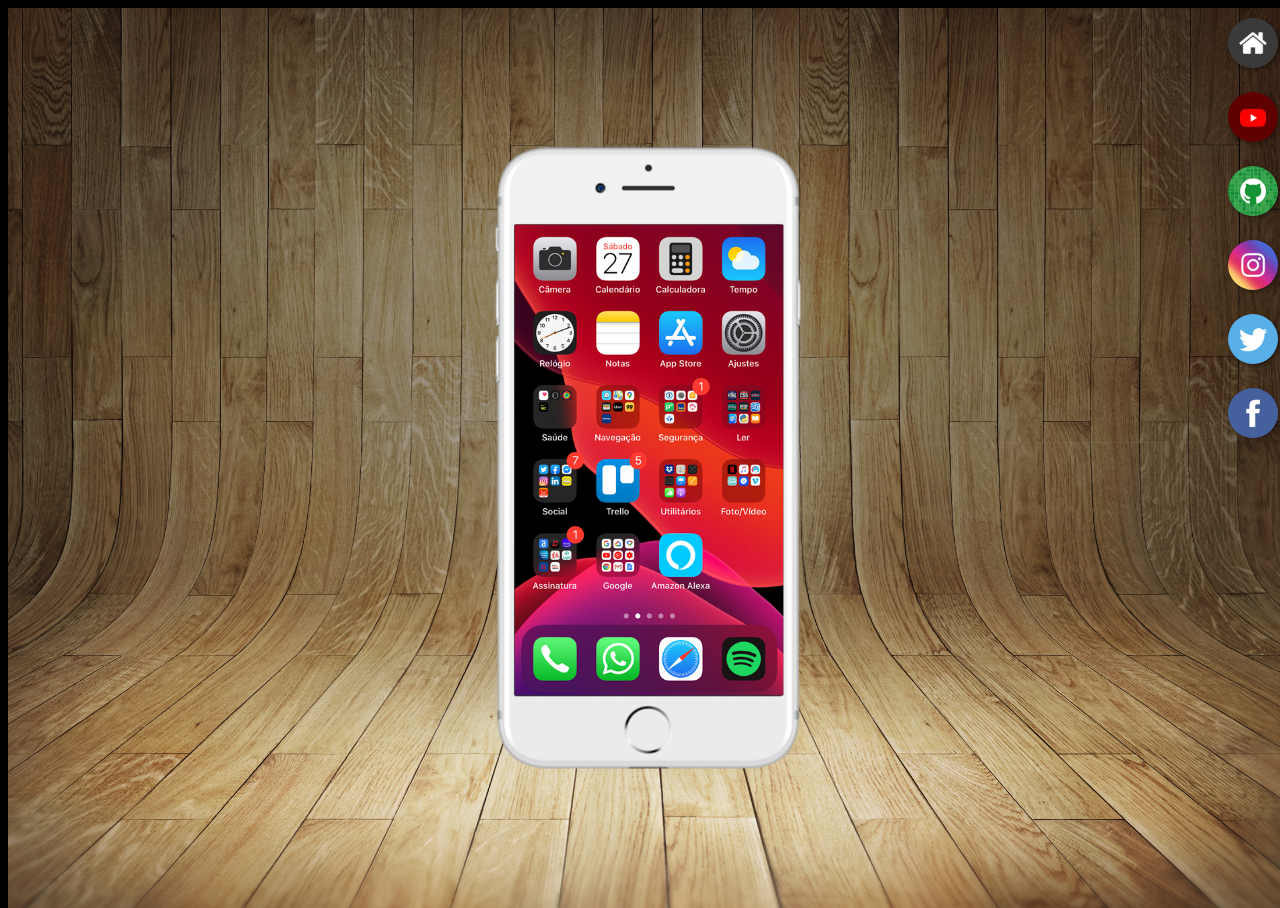
<file: index.html>
<!DOCTYPE html>
<html lang="PT-BR">
<head>
    <meta charset="UTF-8">
    <link rel="shortcut icon" href="favicon.ico" type="image/x-icon">
    <meta name="viewport" content="width=device-width, initial-scale=1.0">
    <link rel="stylesheet" href="style.css">
    <title>Projeto Redes sociais</title>
</head>
<body>
    <main>
        <section id="telefone">
            <Iframe src="home.html" name="tela" id="tela" frameborder="0">
                Seu navegador não é compativel com isso.
            </Iframe>
        </section>

        <section id="redes-sociais">
            <a href="home.html" target="tela"><img src="imagens/logo-home.jpg" alt=""></a><br>
            <a href="youtube.html" target="tela"><img src="imagens/logo-youtube.jpg" alt=""></a><br>
            <a href="github.html" target="tela"><img src="imagens/logo-github.jpg" alt=""></a><br>
            <a href="insta.html" target="tela"><img src="imagens/logo-instagram.jpg" alt=""></a><br>
            <a href="" target="tela"><img src="imagens/logo-twitter.jpg" alt=""></a><br>
            <a href="" target="tela"><img src="imagens/logo-facebook.jpg" alt=""></a><br>
        </section>
    </main>
    
</body>
</html>
</file>
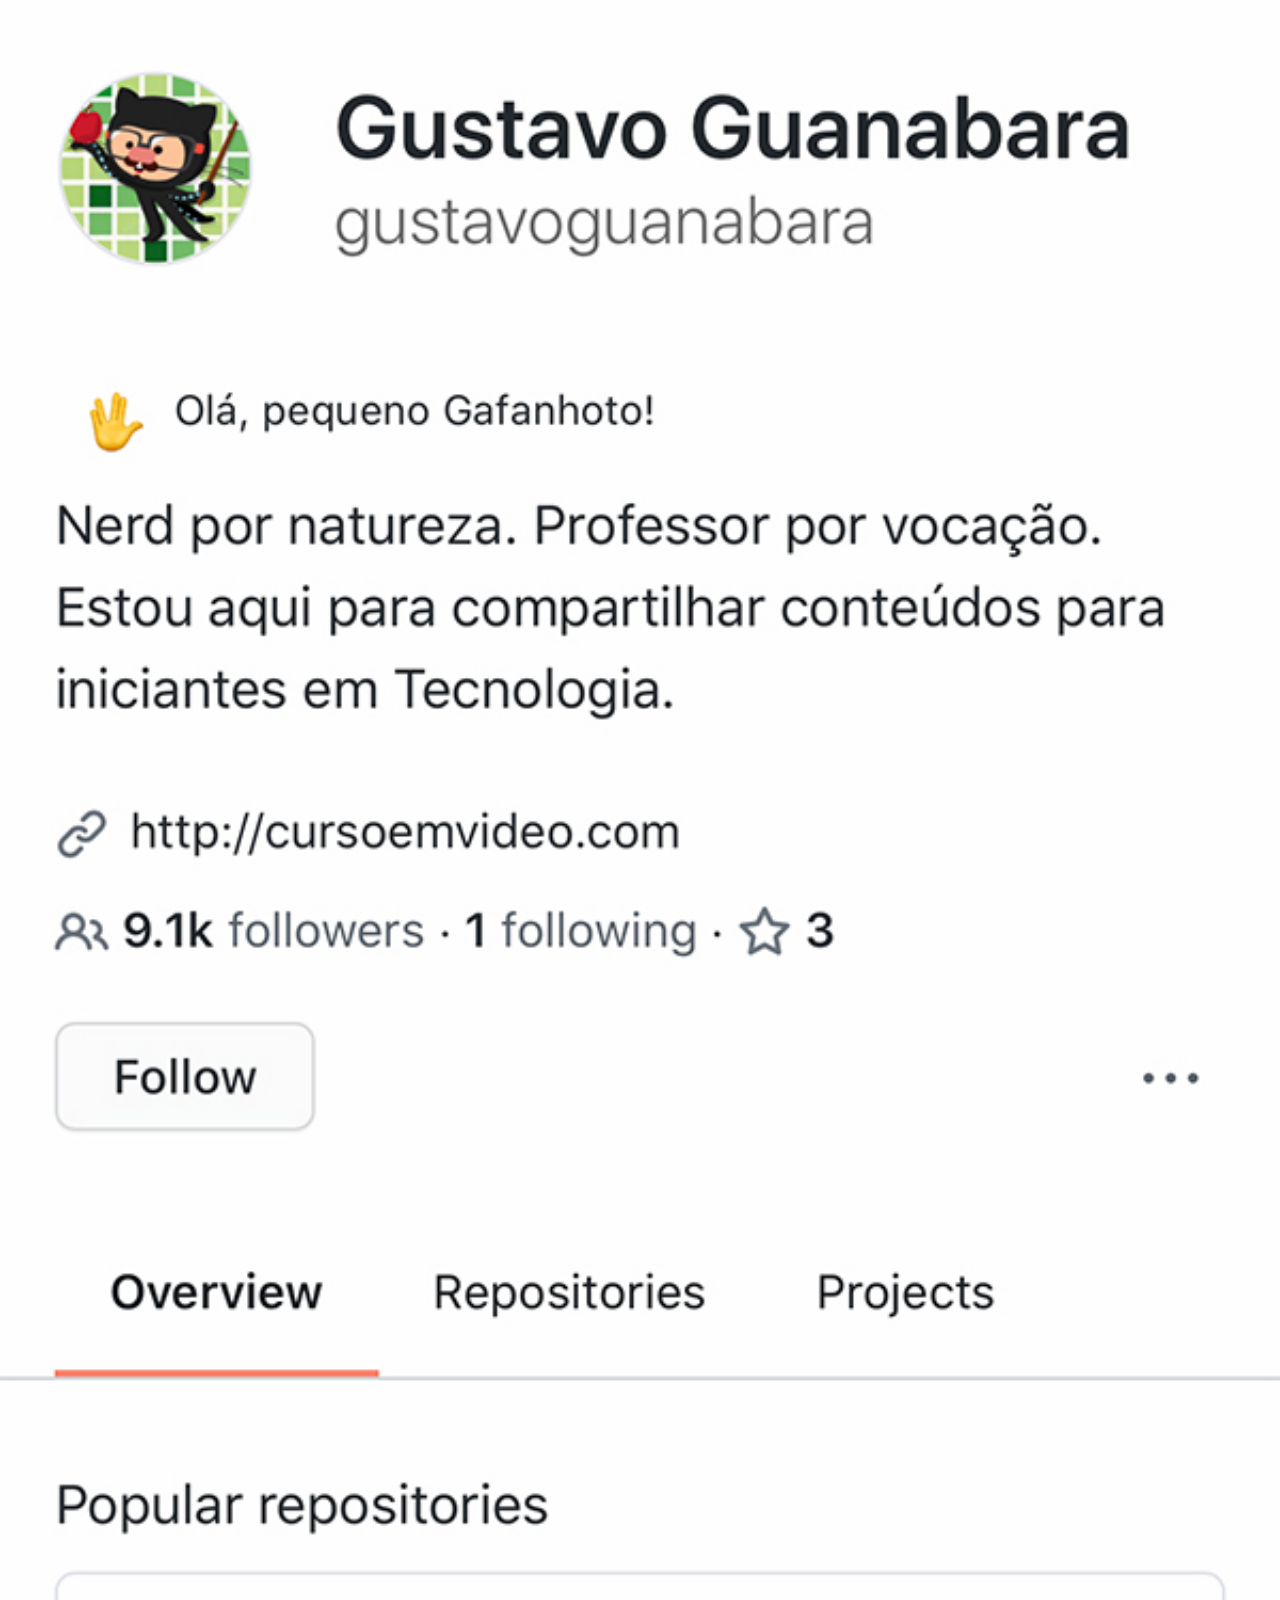
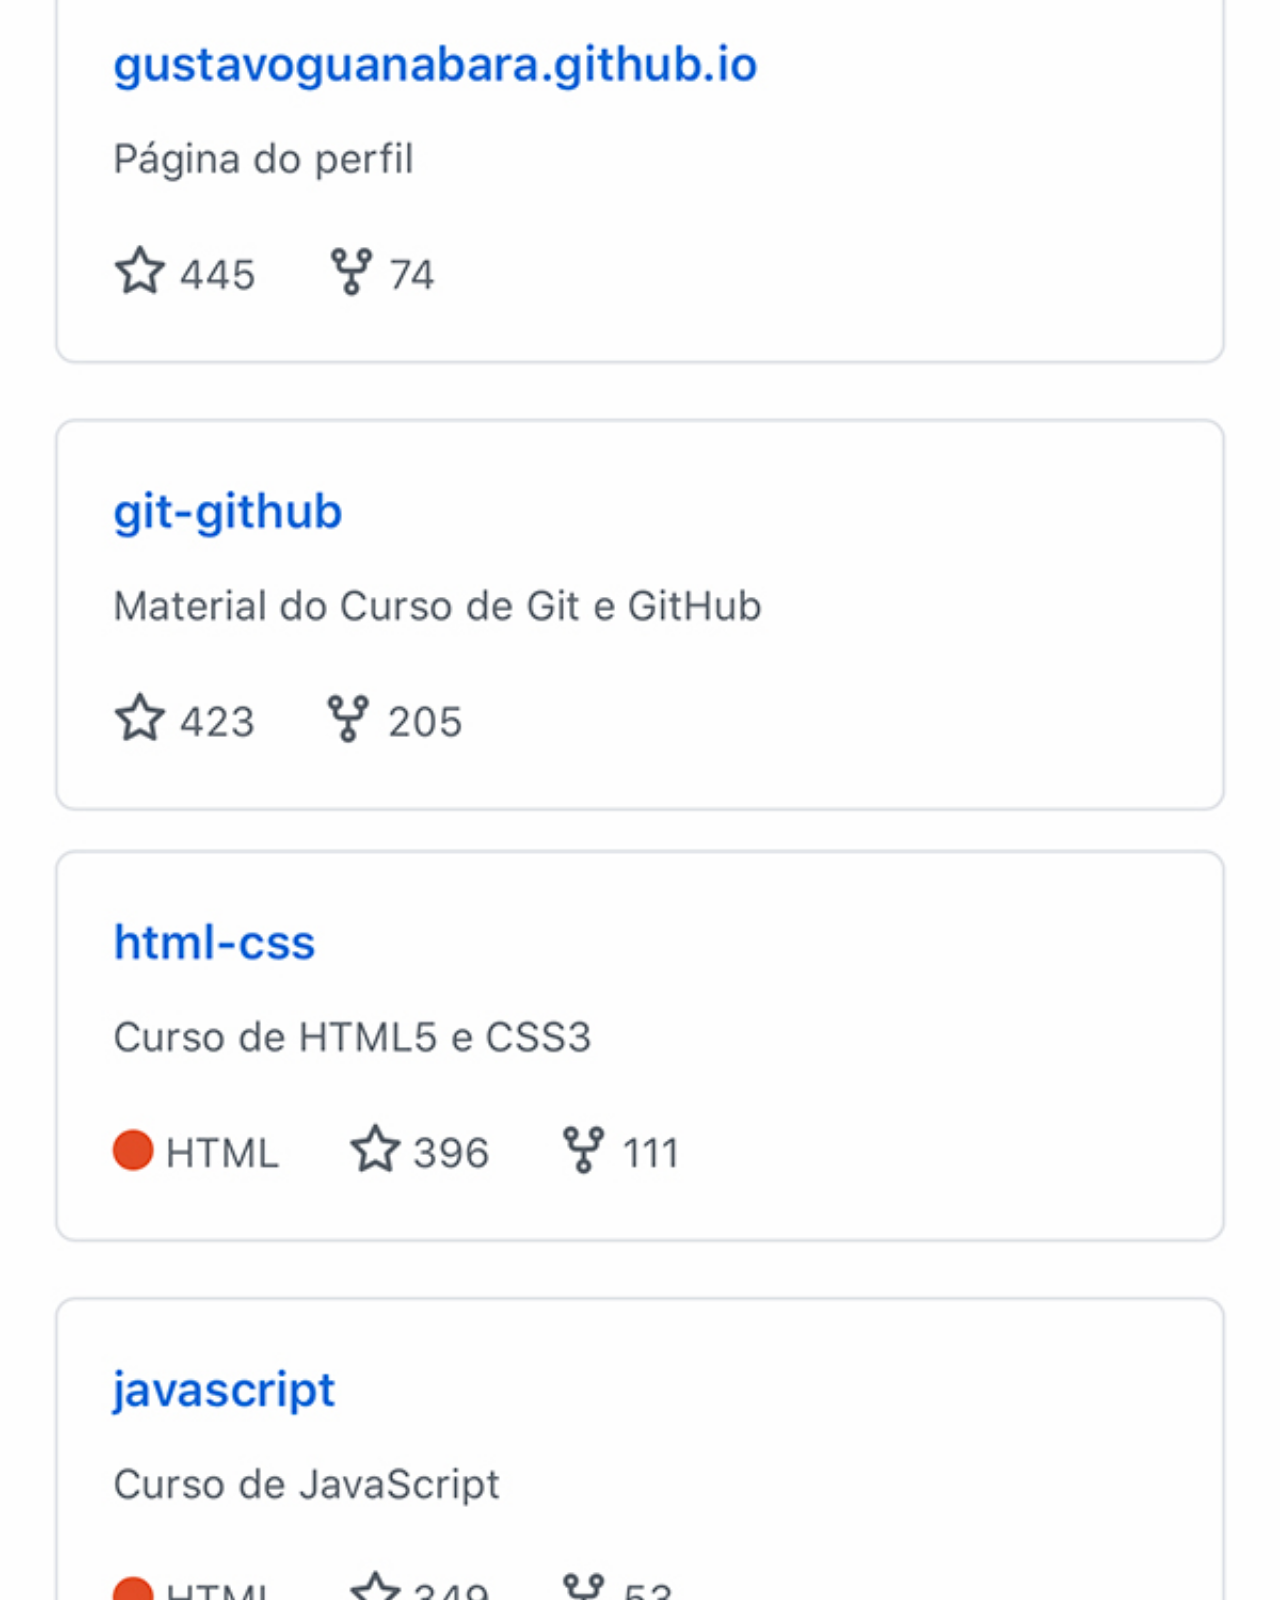
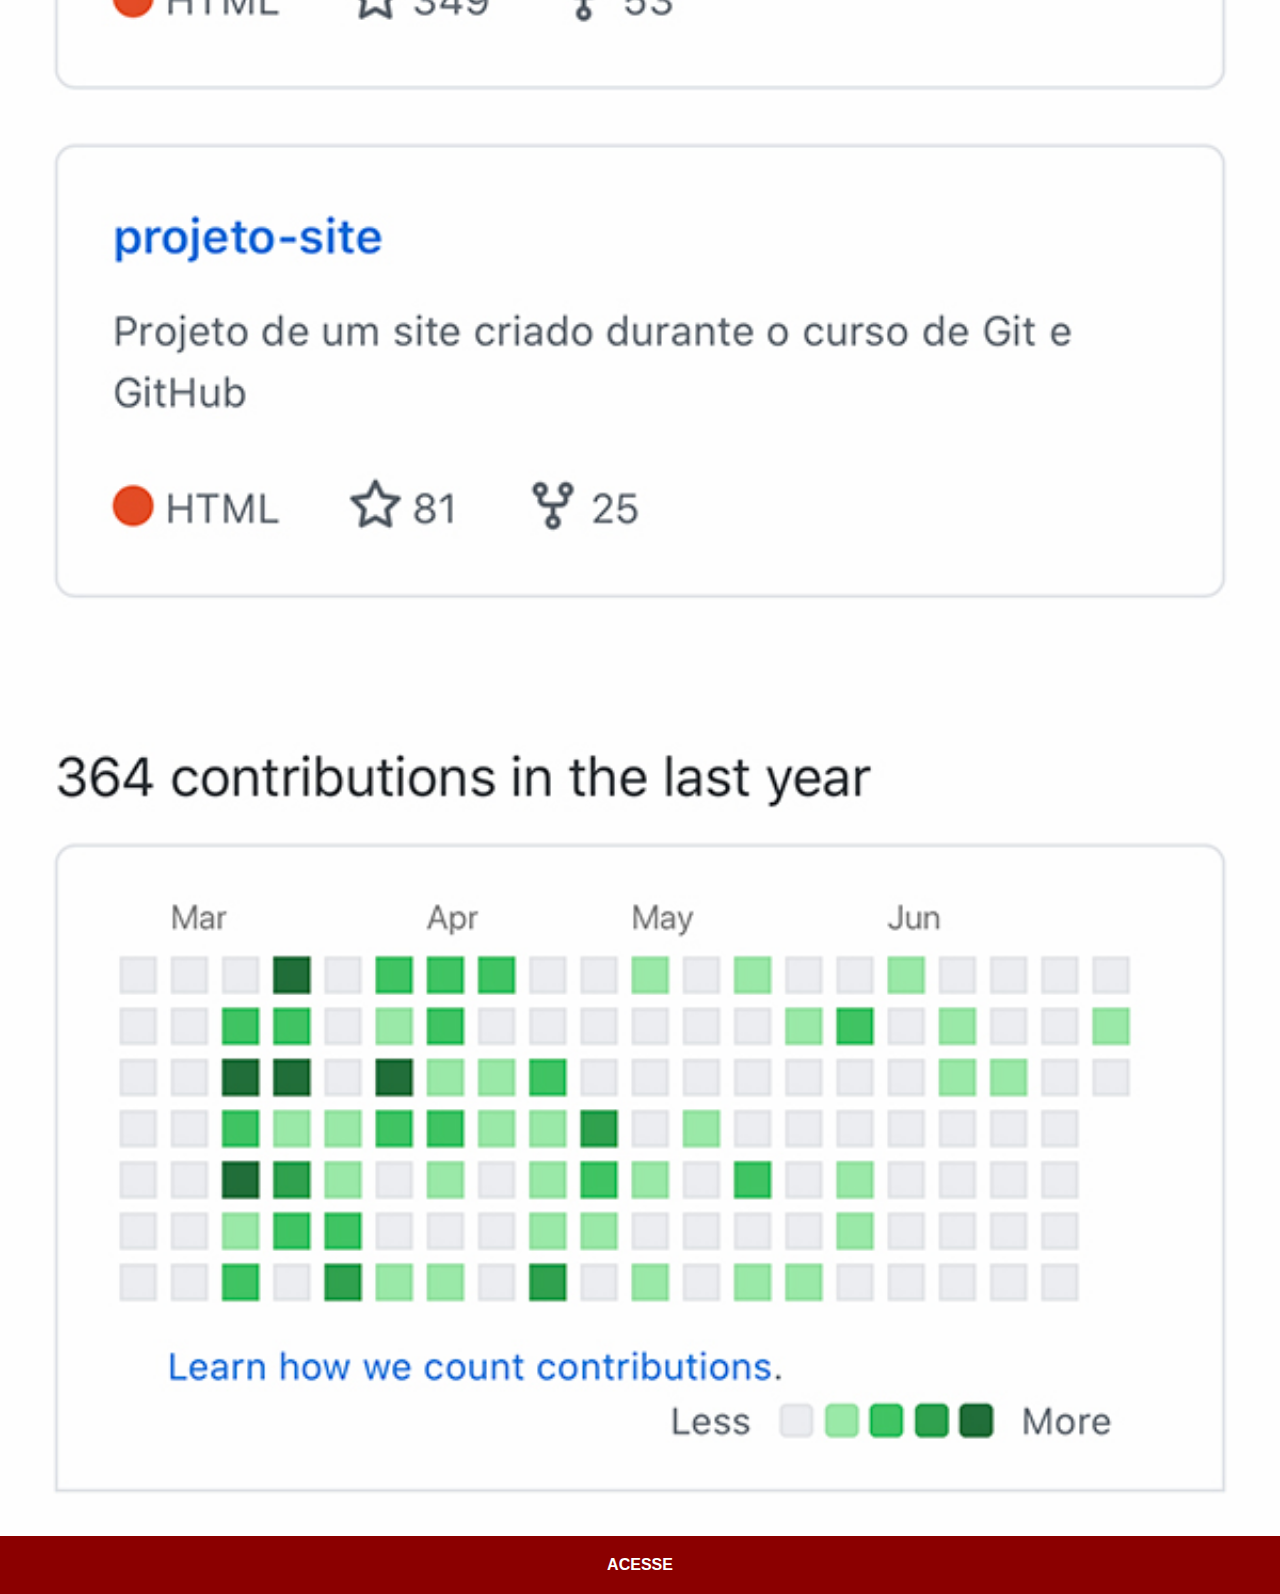
<file: github.html>
<!DOCTYPE html>
<html lang="pt-br">
<head>
    <meta charset="UTF-8">
    <meta name="viewport" content="width=device-width, initial-scale=1.0">
    <title>Github</title>
    <link rel="stylesheet" href="social.css">
</head>
<body>
    <img src="imagens/tela-github.jpg" alt="Github">
    <a href="https://github.com/professorguanabara" target="_blank"> ACESSE</a>
    
</body>
</html>
</file>
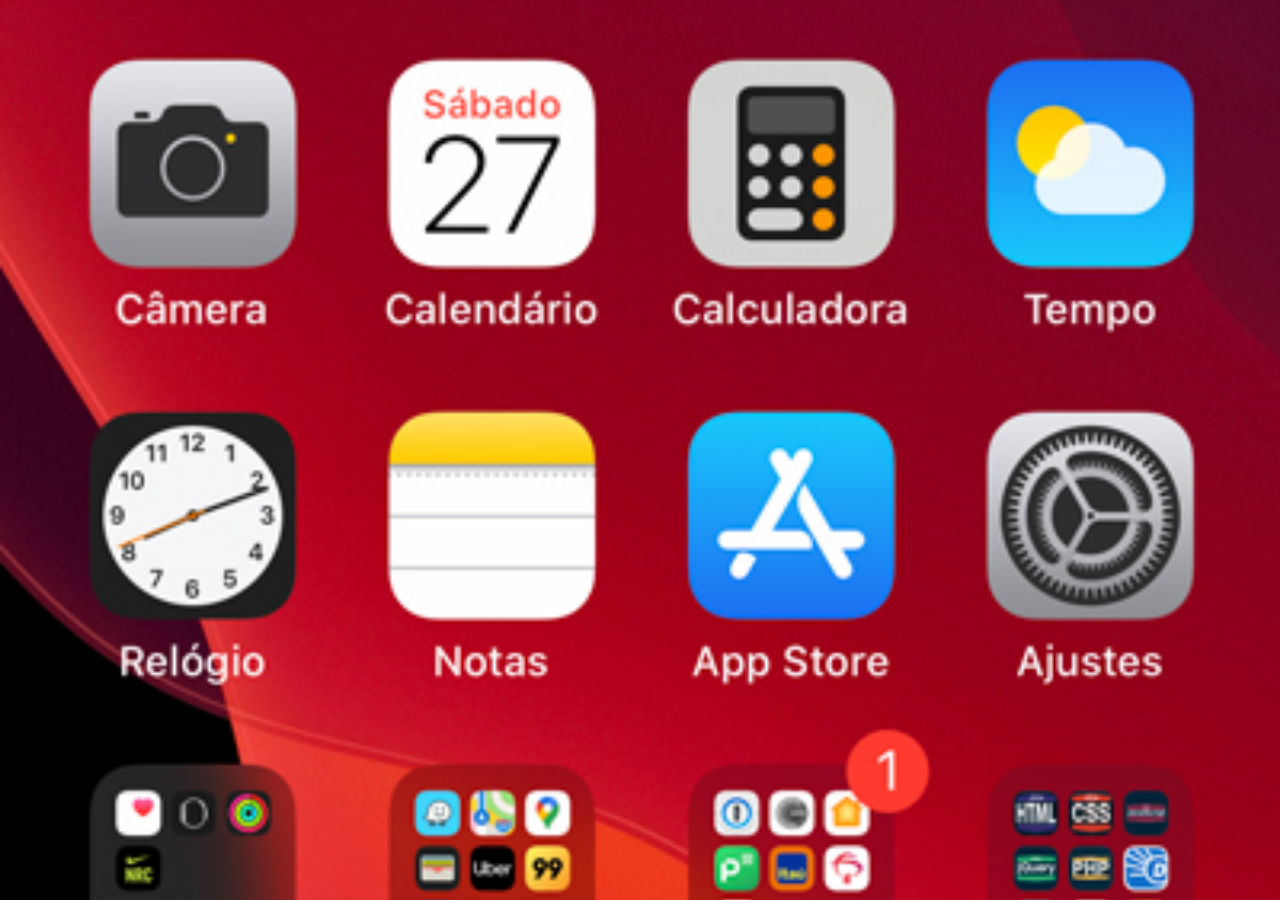
<file: home.html>
<!DOCTYPE html>
<html lang="PT-BR">
<head>
    <meta charset="UTF-8">
    <meta name="viewport" content="width=device-width, initial-scale=1.0">
    <title>Home</title>
</head>
<style>
    * {
        margin: 0px;
        padding: 0px;
    }

    body {
        width: 100vw;
        height: 100vh;
        background: black url(./imagens/tela-home.jpg) no-repeat top center;
        background-size: cover;
    }
</style>
<body>
    
</body>
</html>
</file>
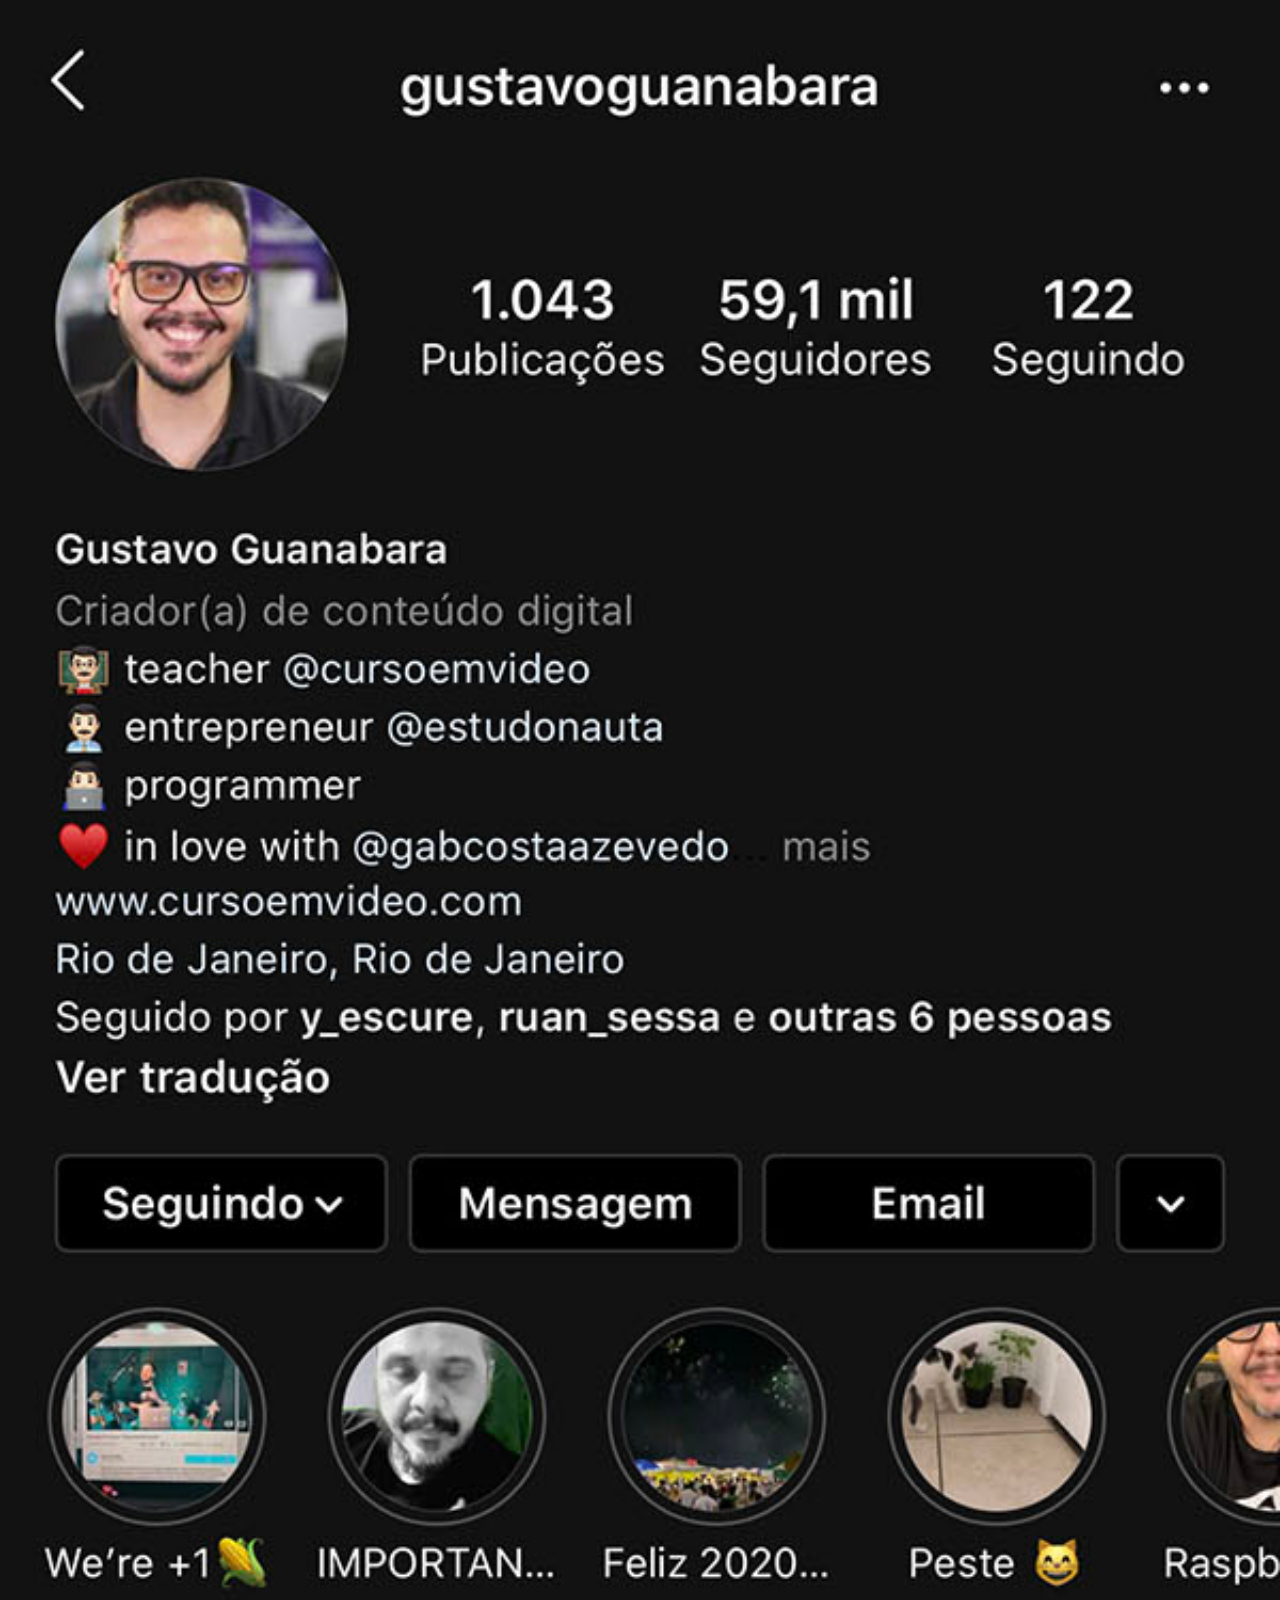
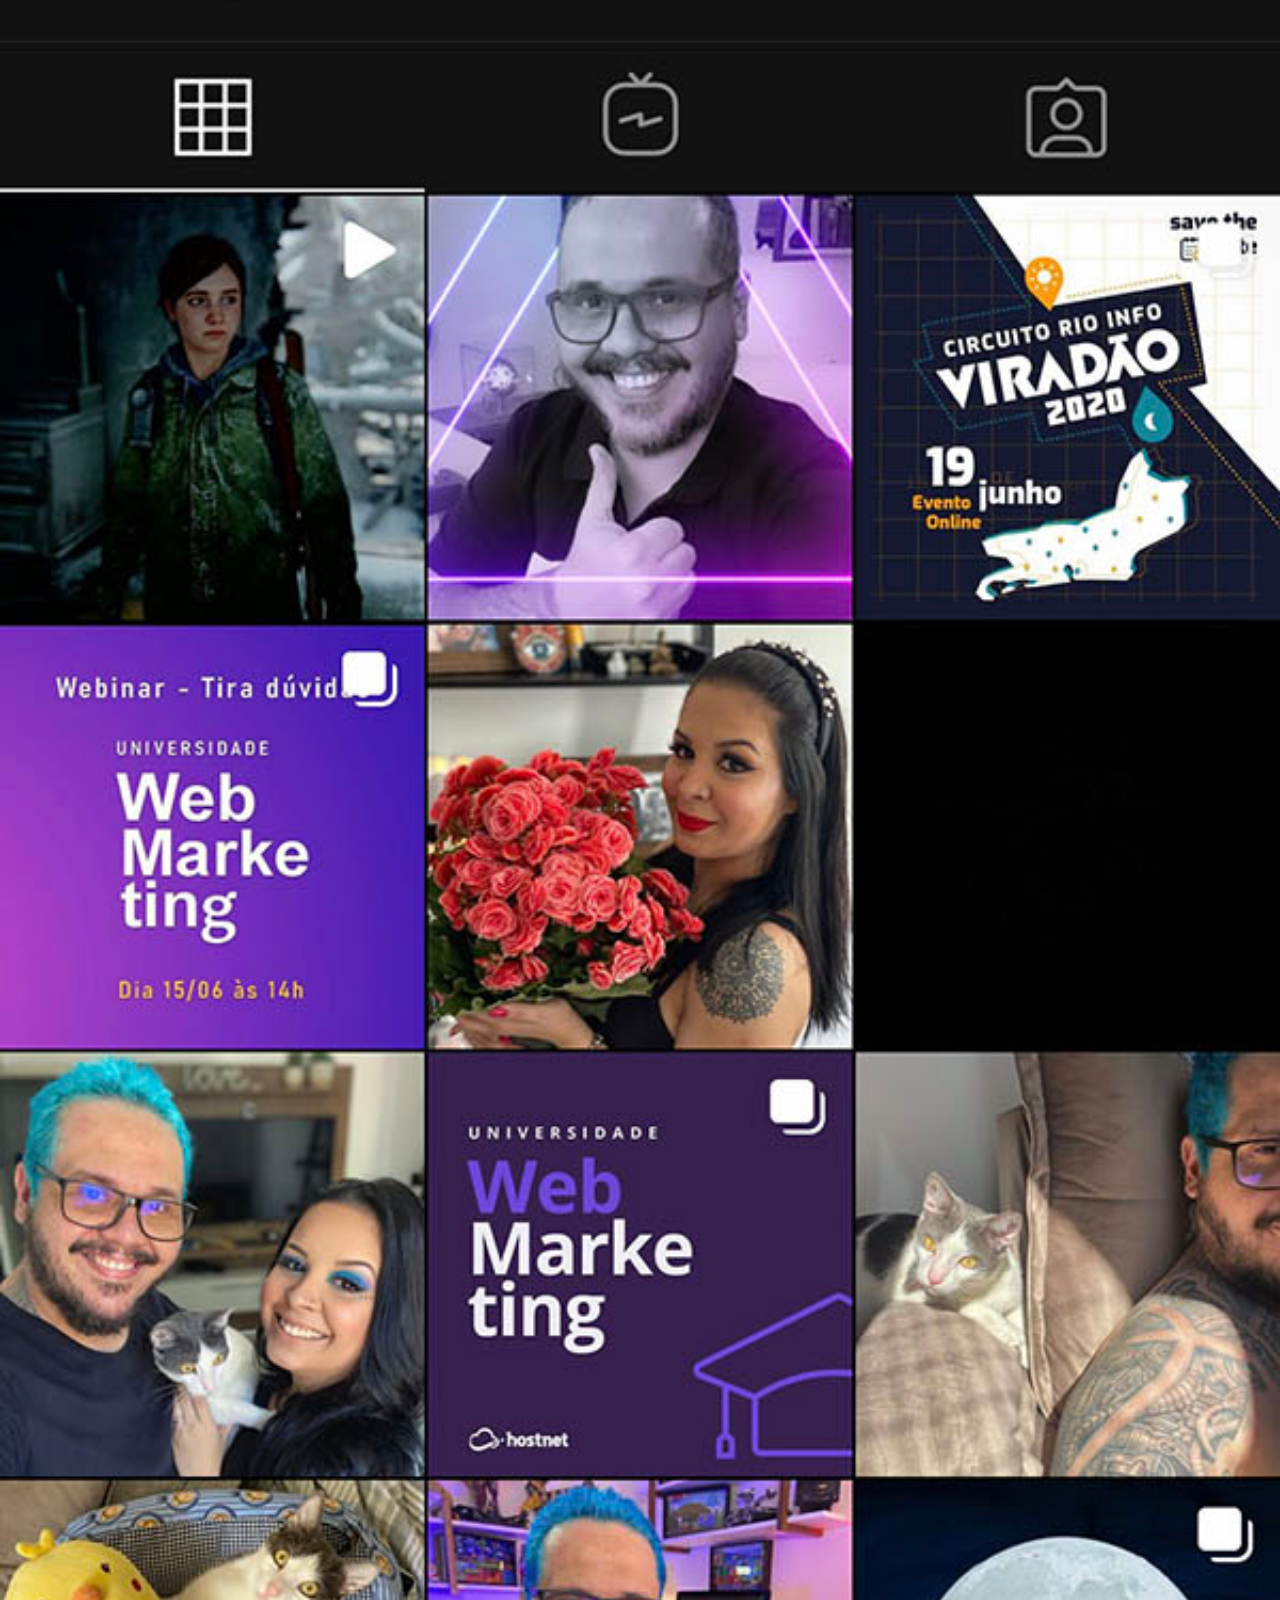
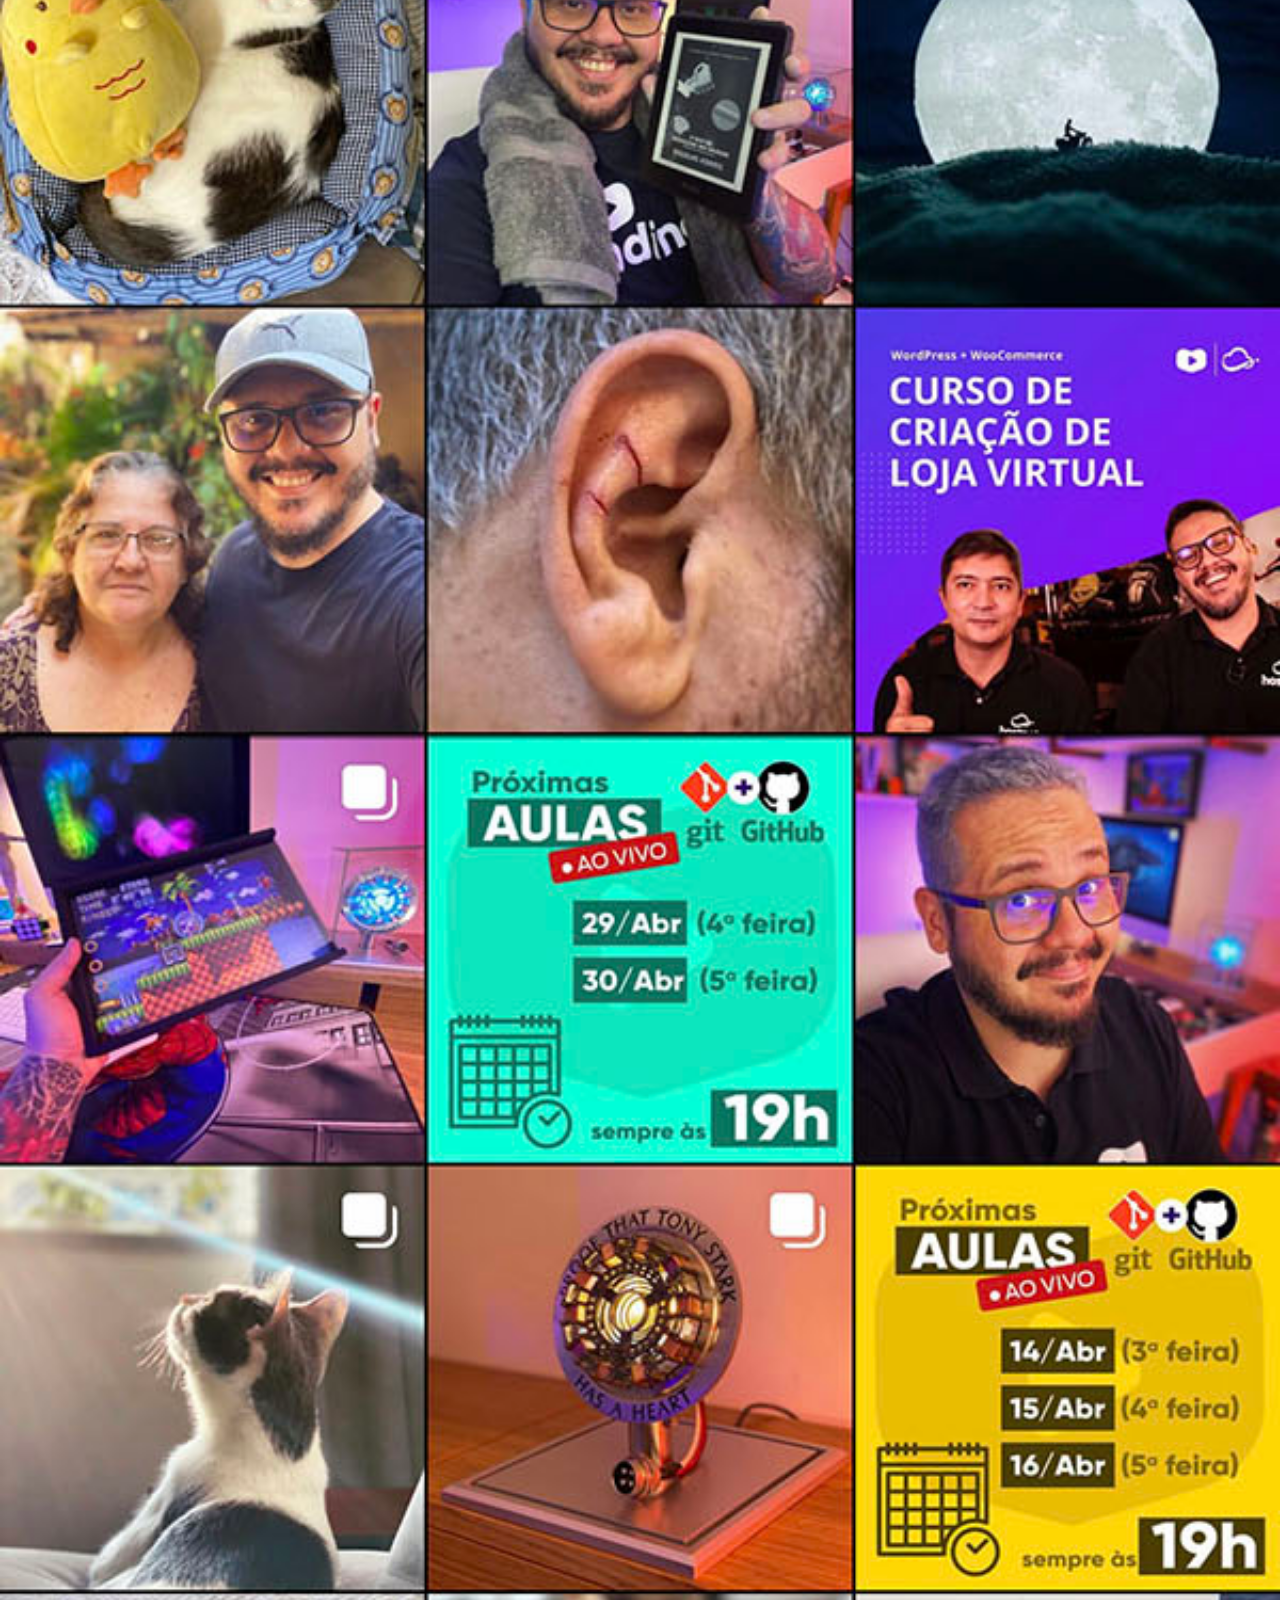
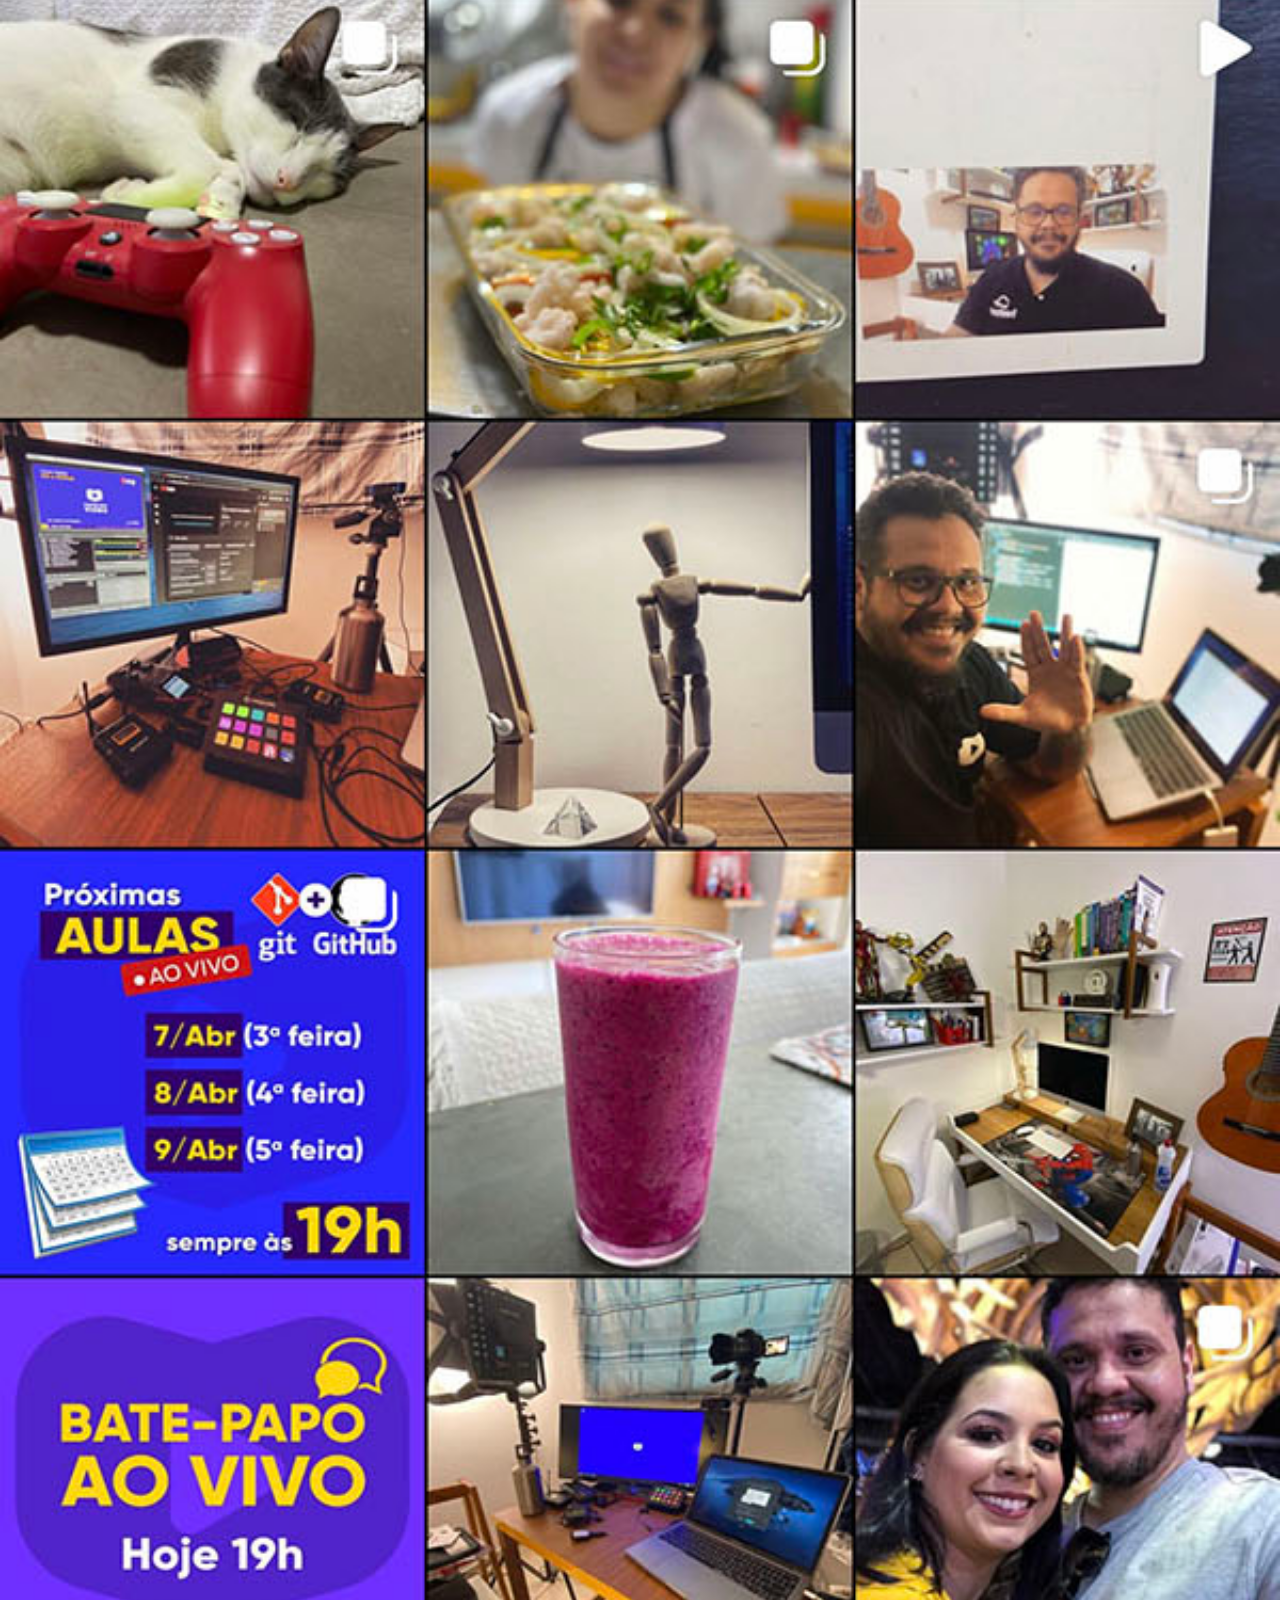
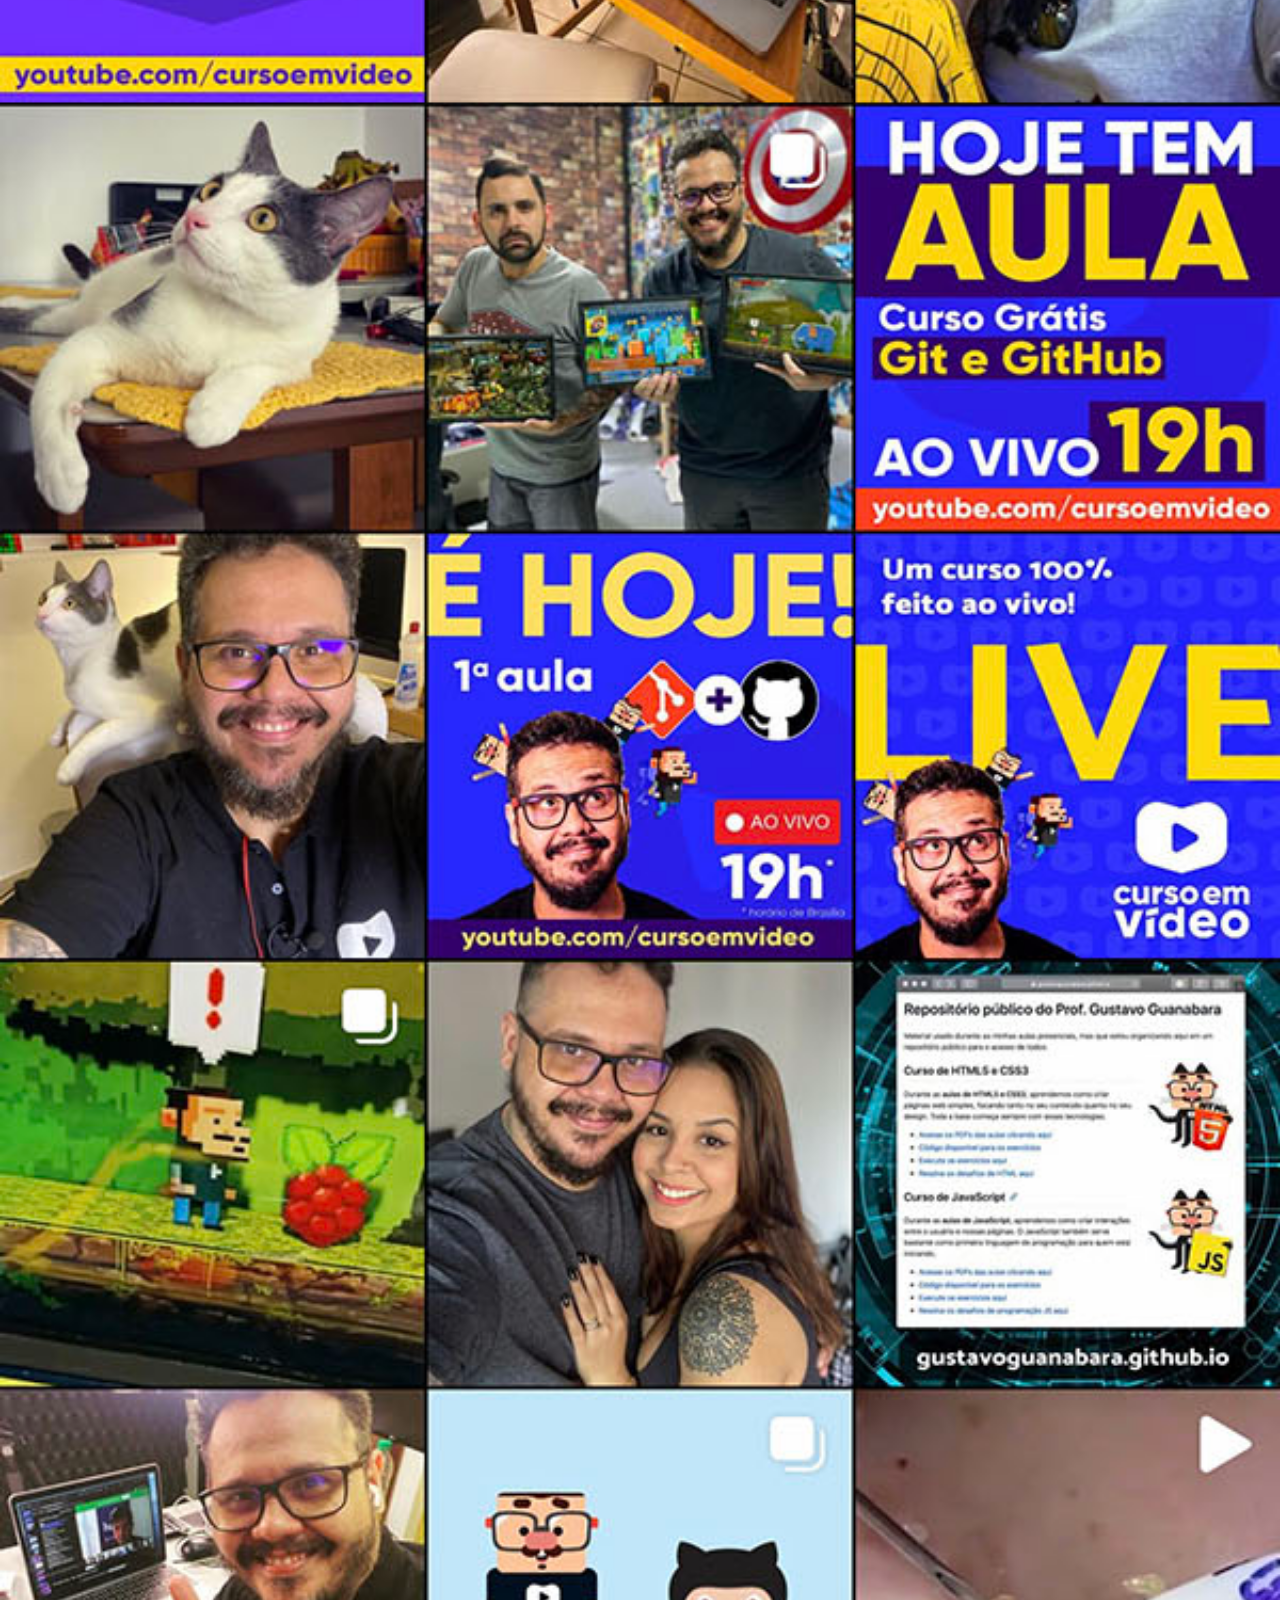
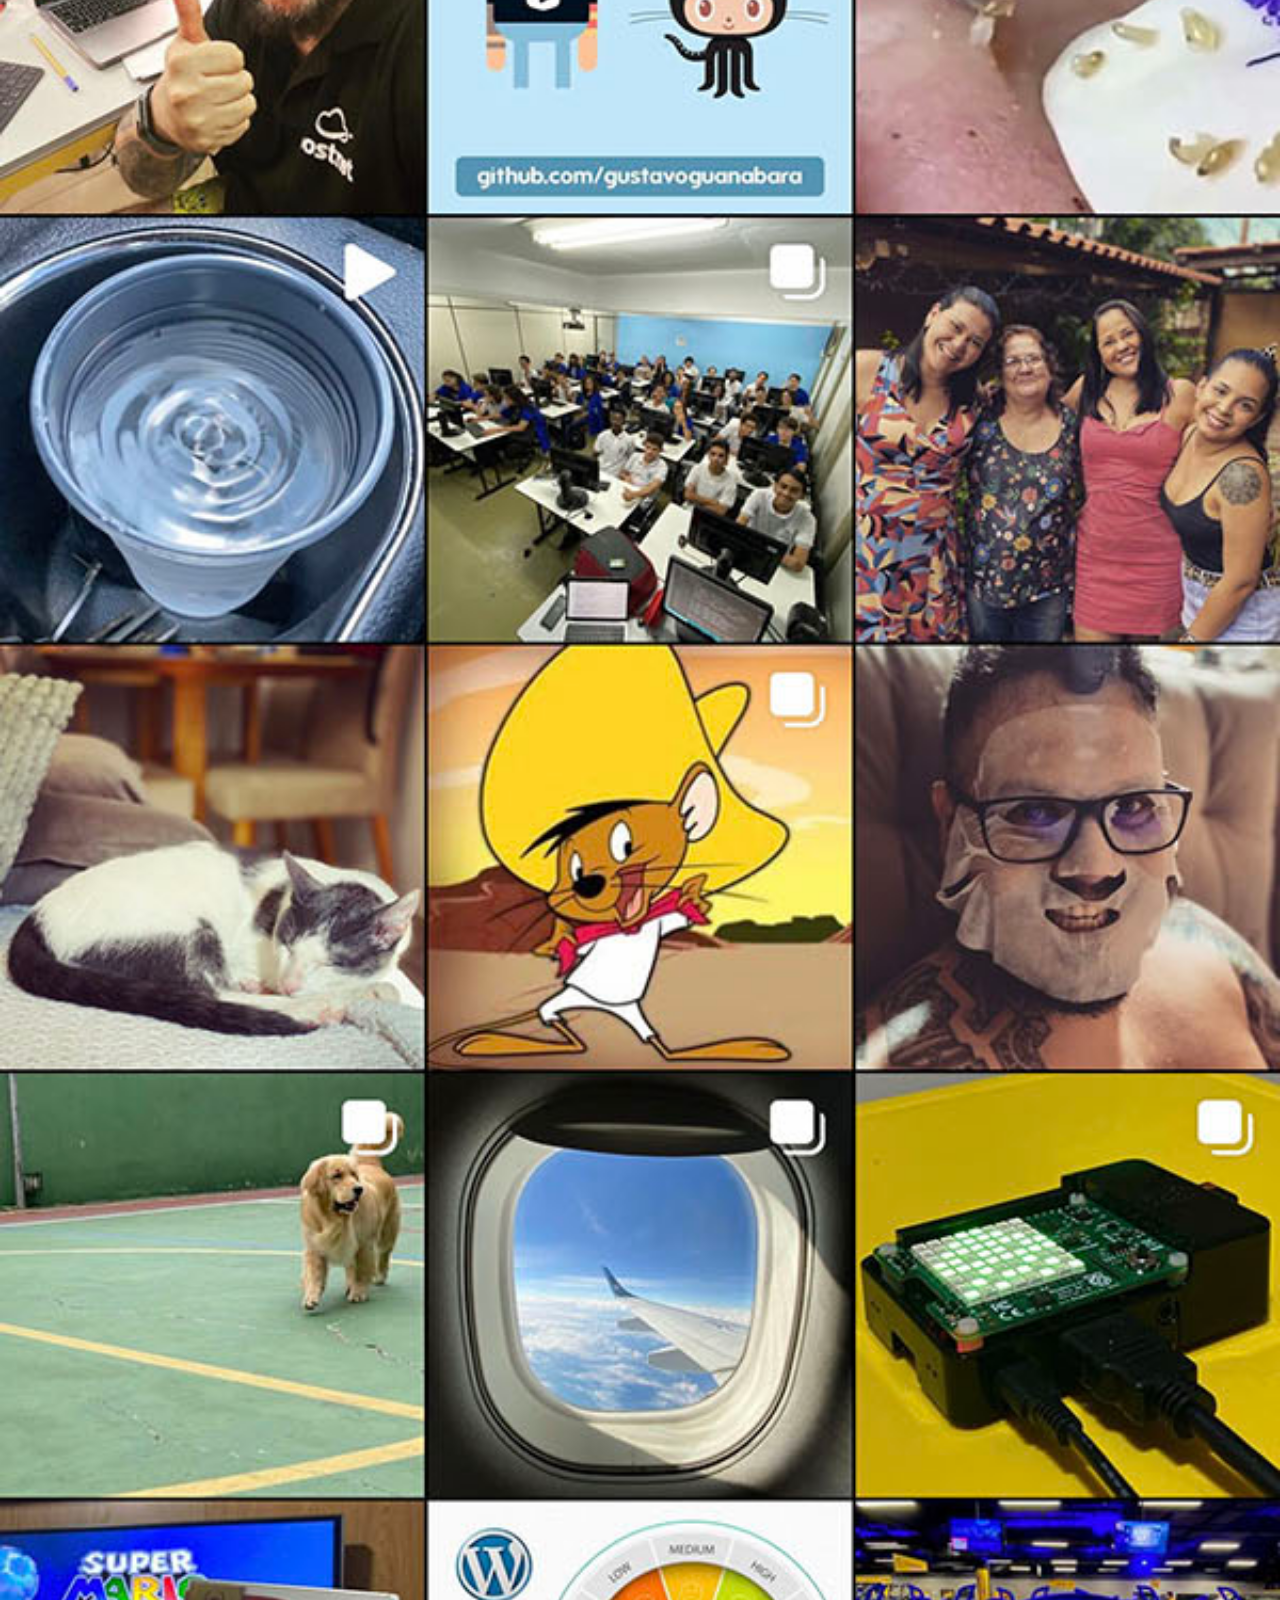
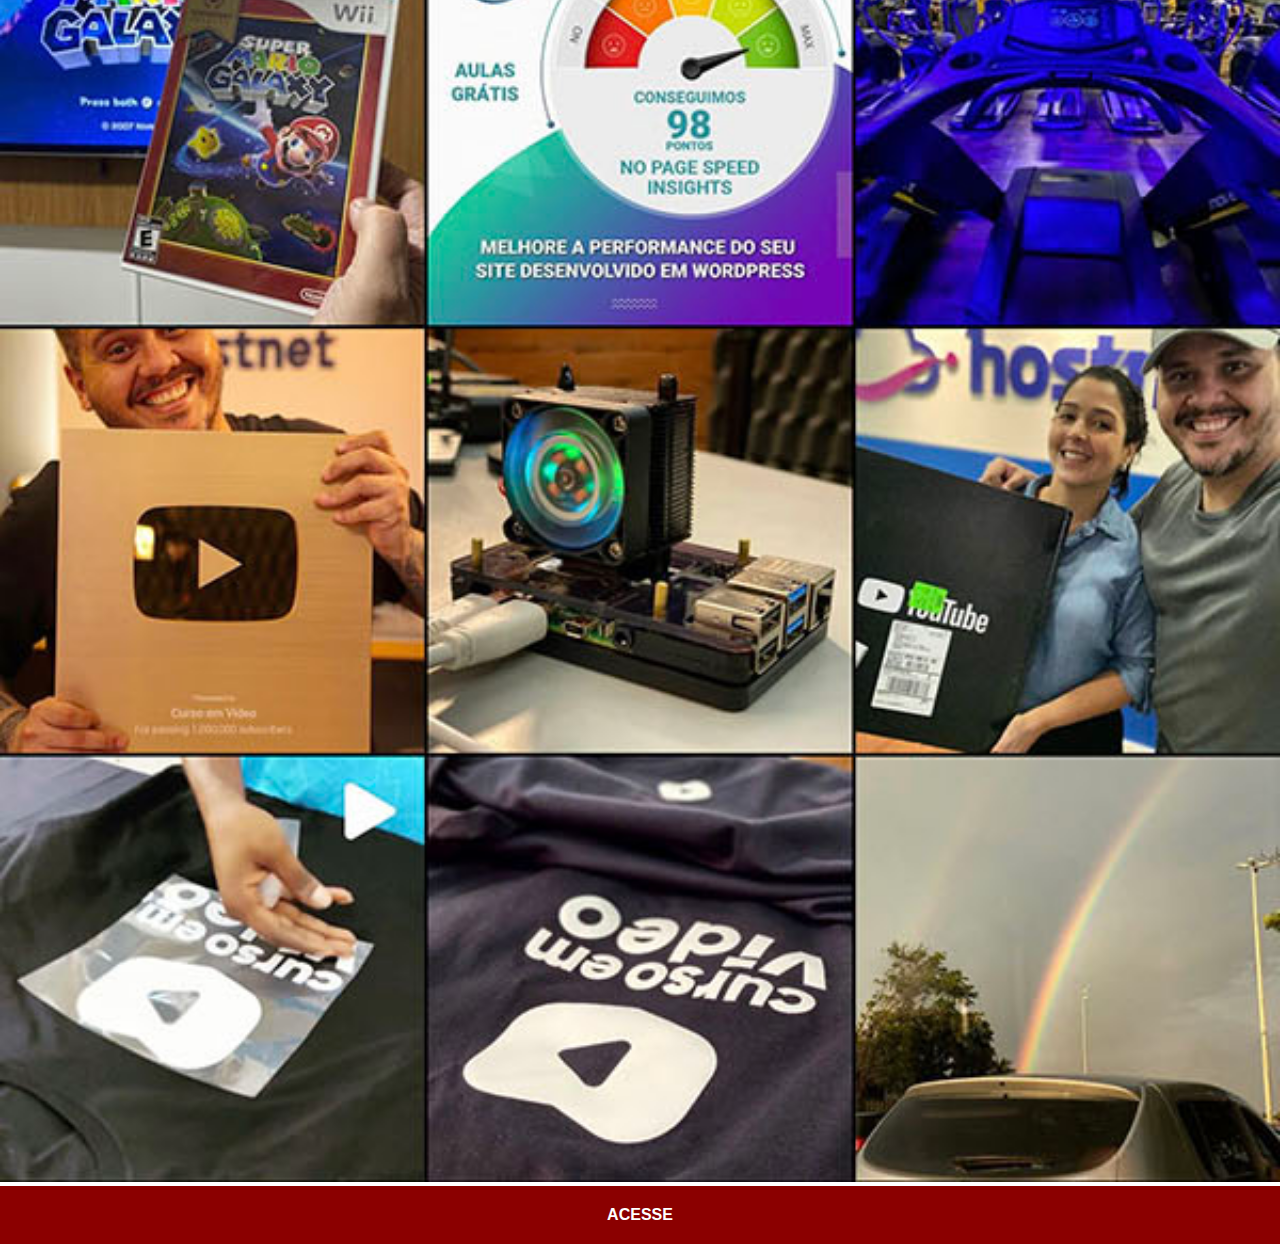
<file: insta.html>
<!DOCTYPE html>
<html lang="pt-br">
<head>
    <meta charset="UTF-8">
    <meta name="viewport" content="width=device-width, initial-scale=1.0">
    <title>Github</title>
    <link rel="stylesheet" href="social.css">
</head>
<body>
    <img src="imagens/tela-instagram.jpg" alt="Instagram">
    <a href="https://www.instagram.com/gustavoguanabara/" target="_blank"> ACESSE</a>
    
</body>
</html>
</file>
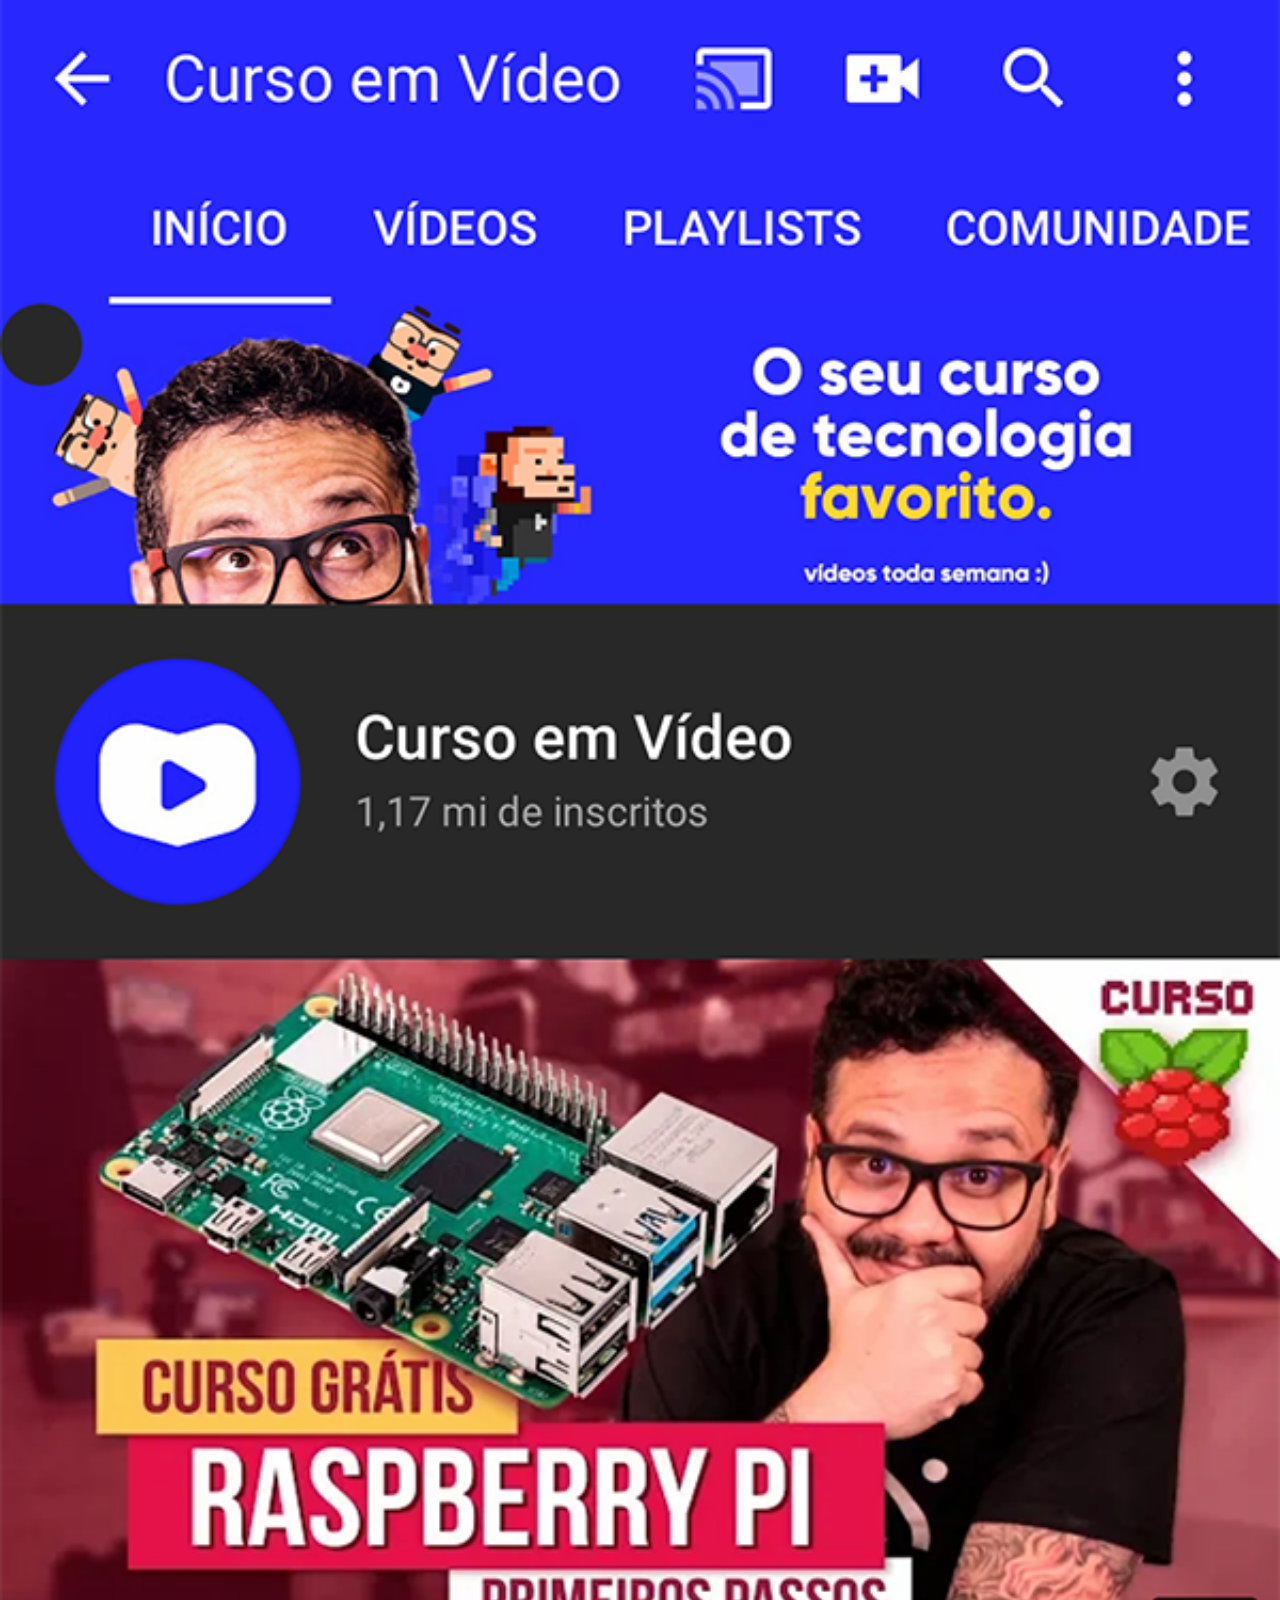
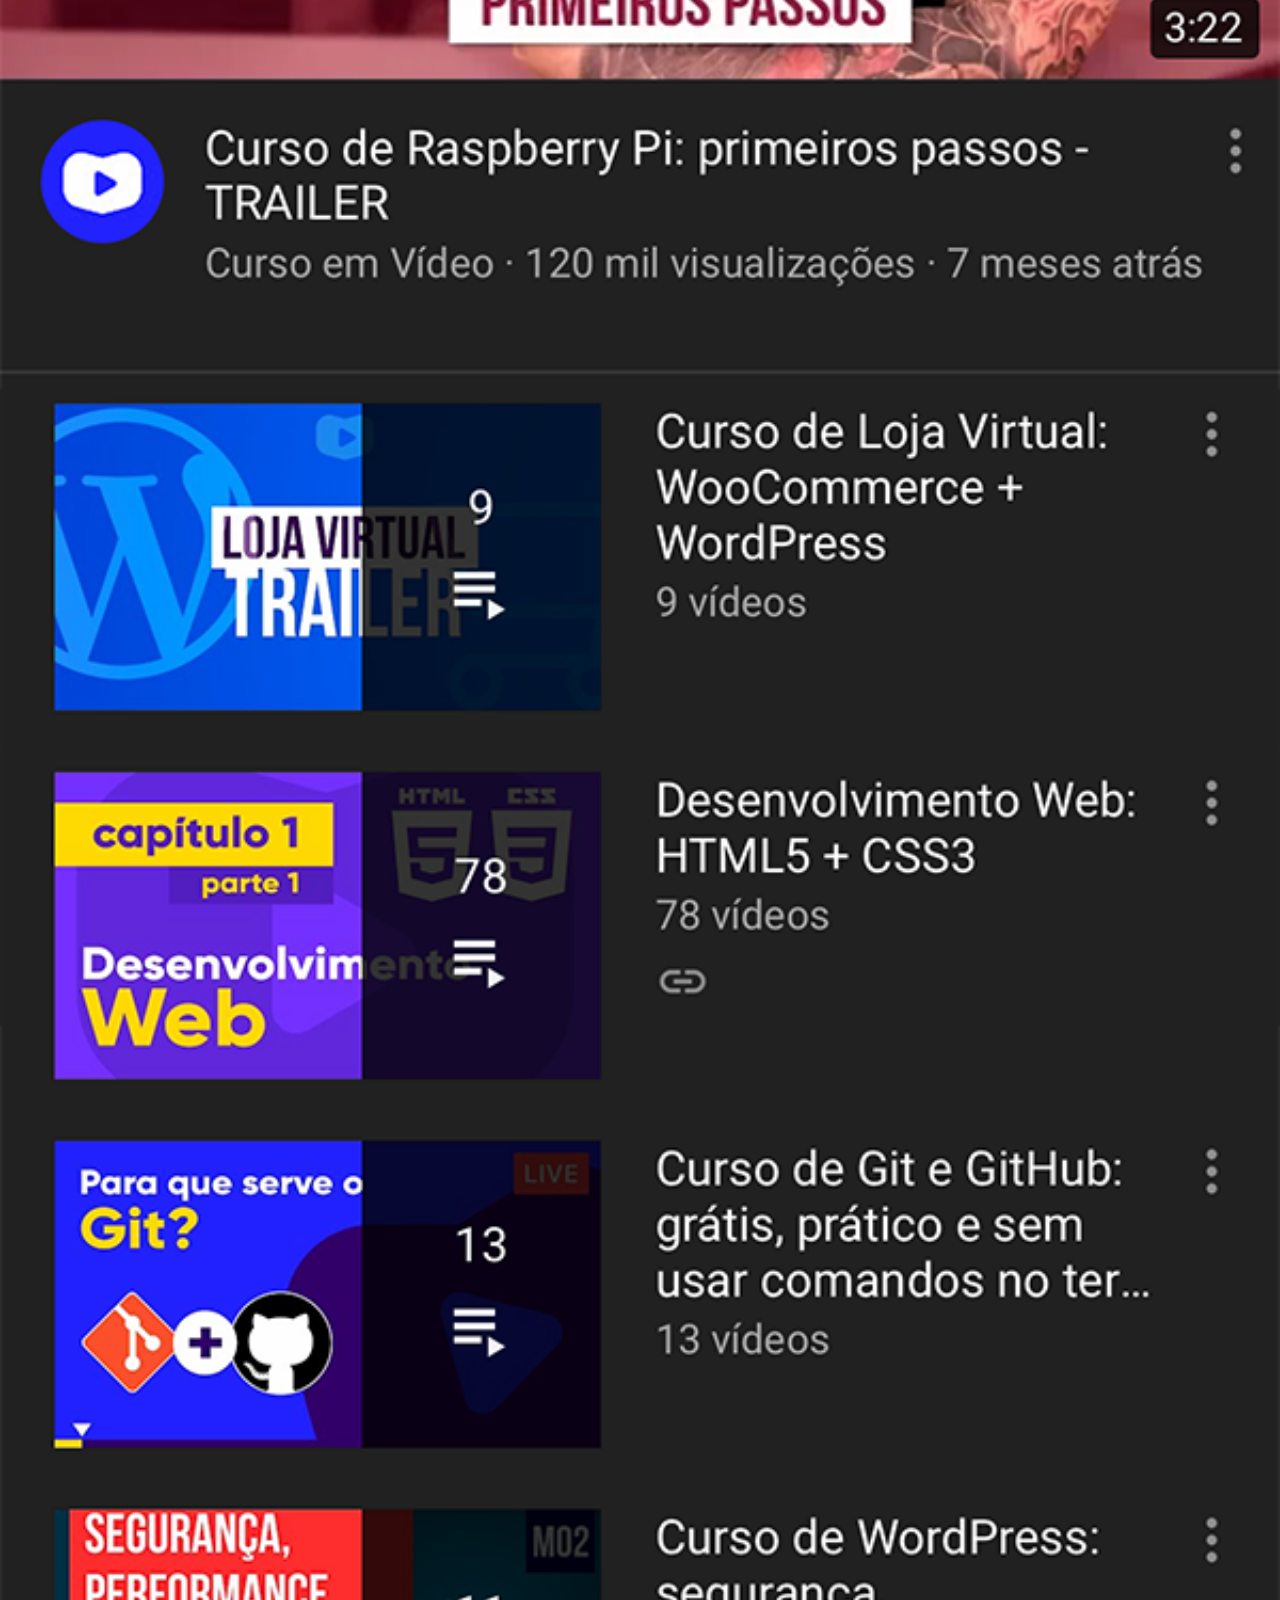
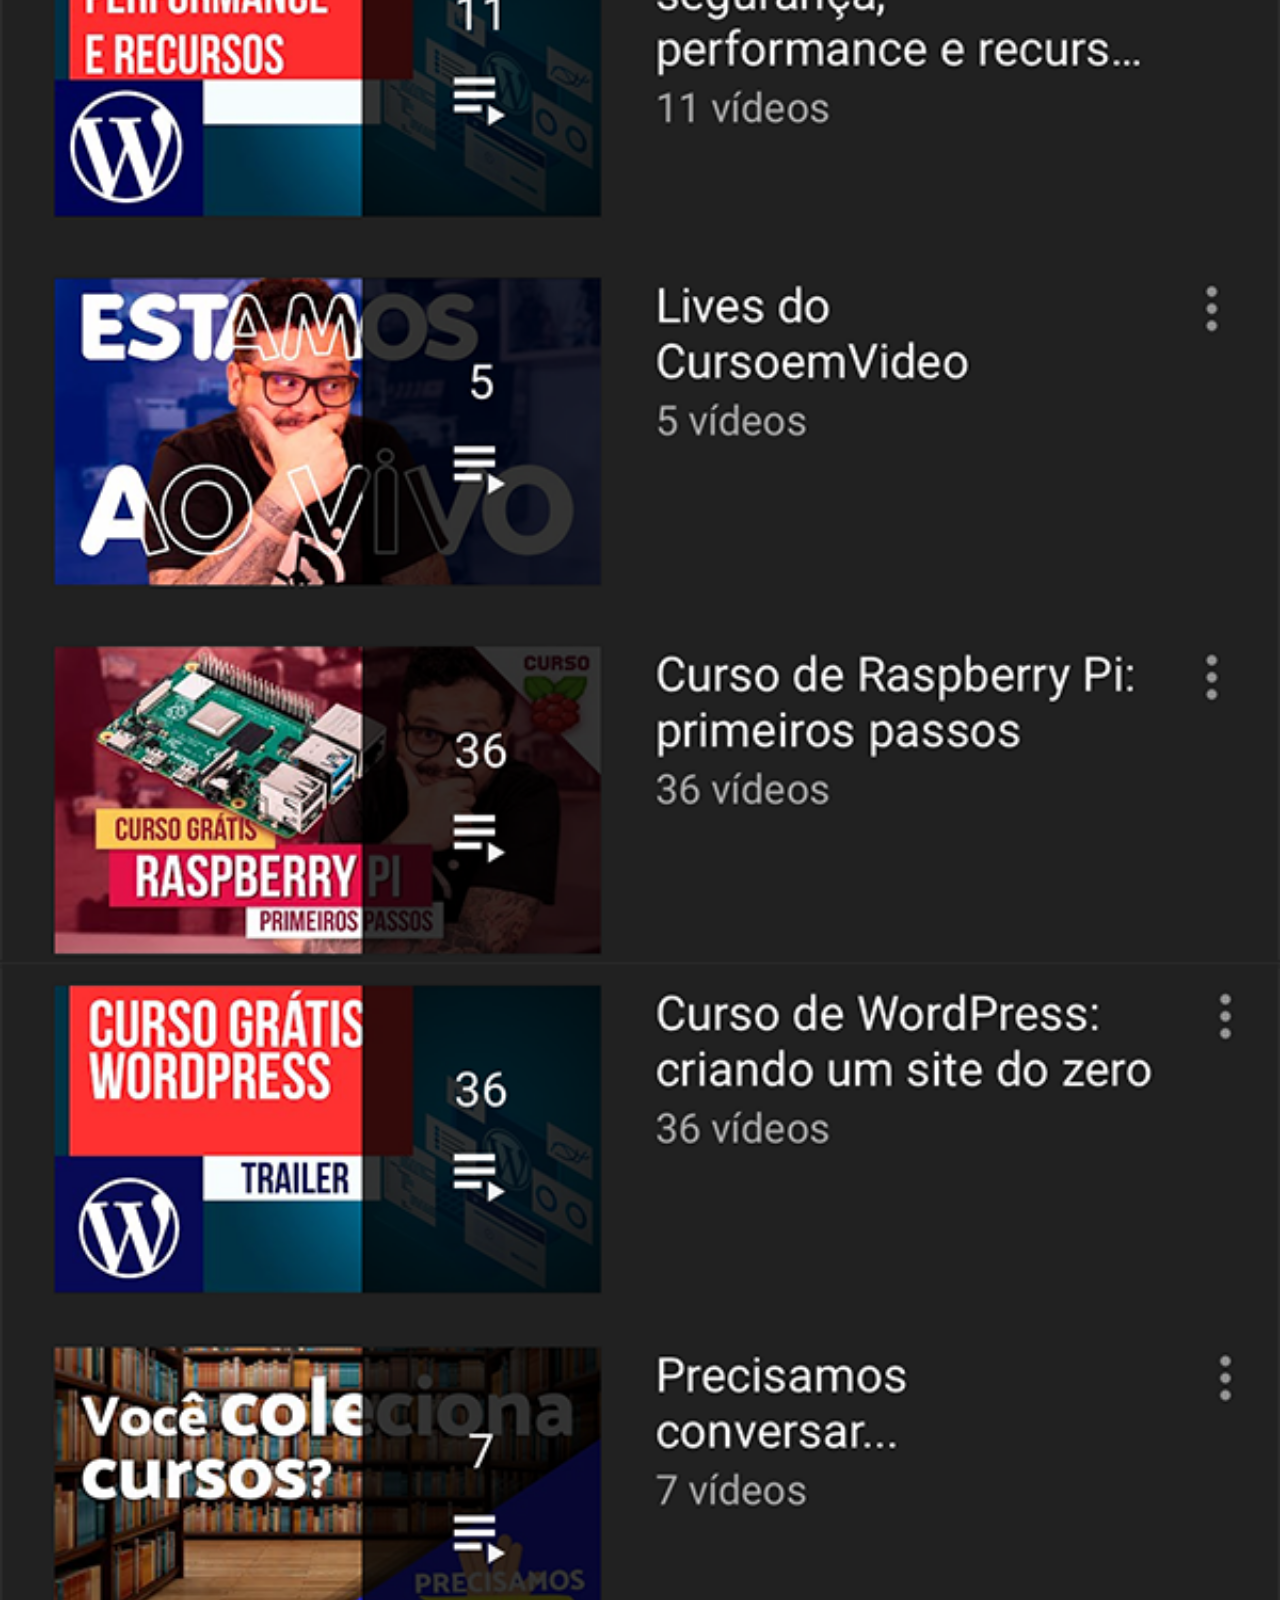
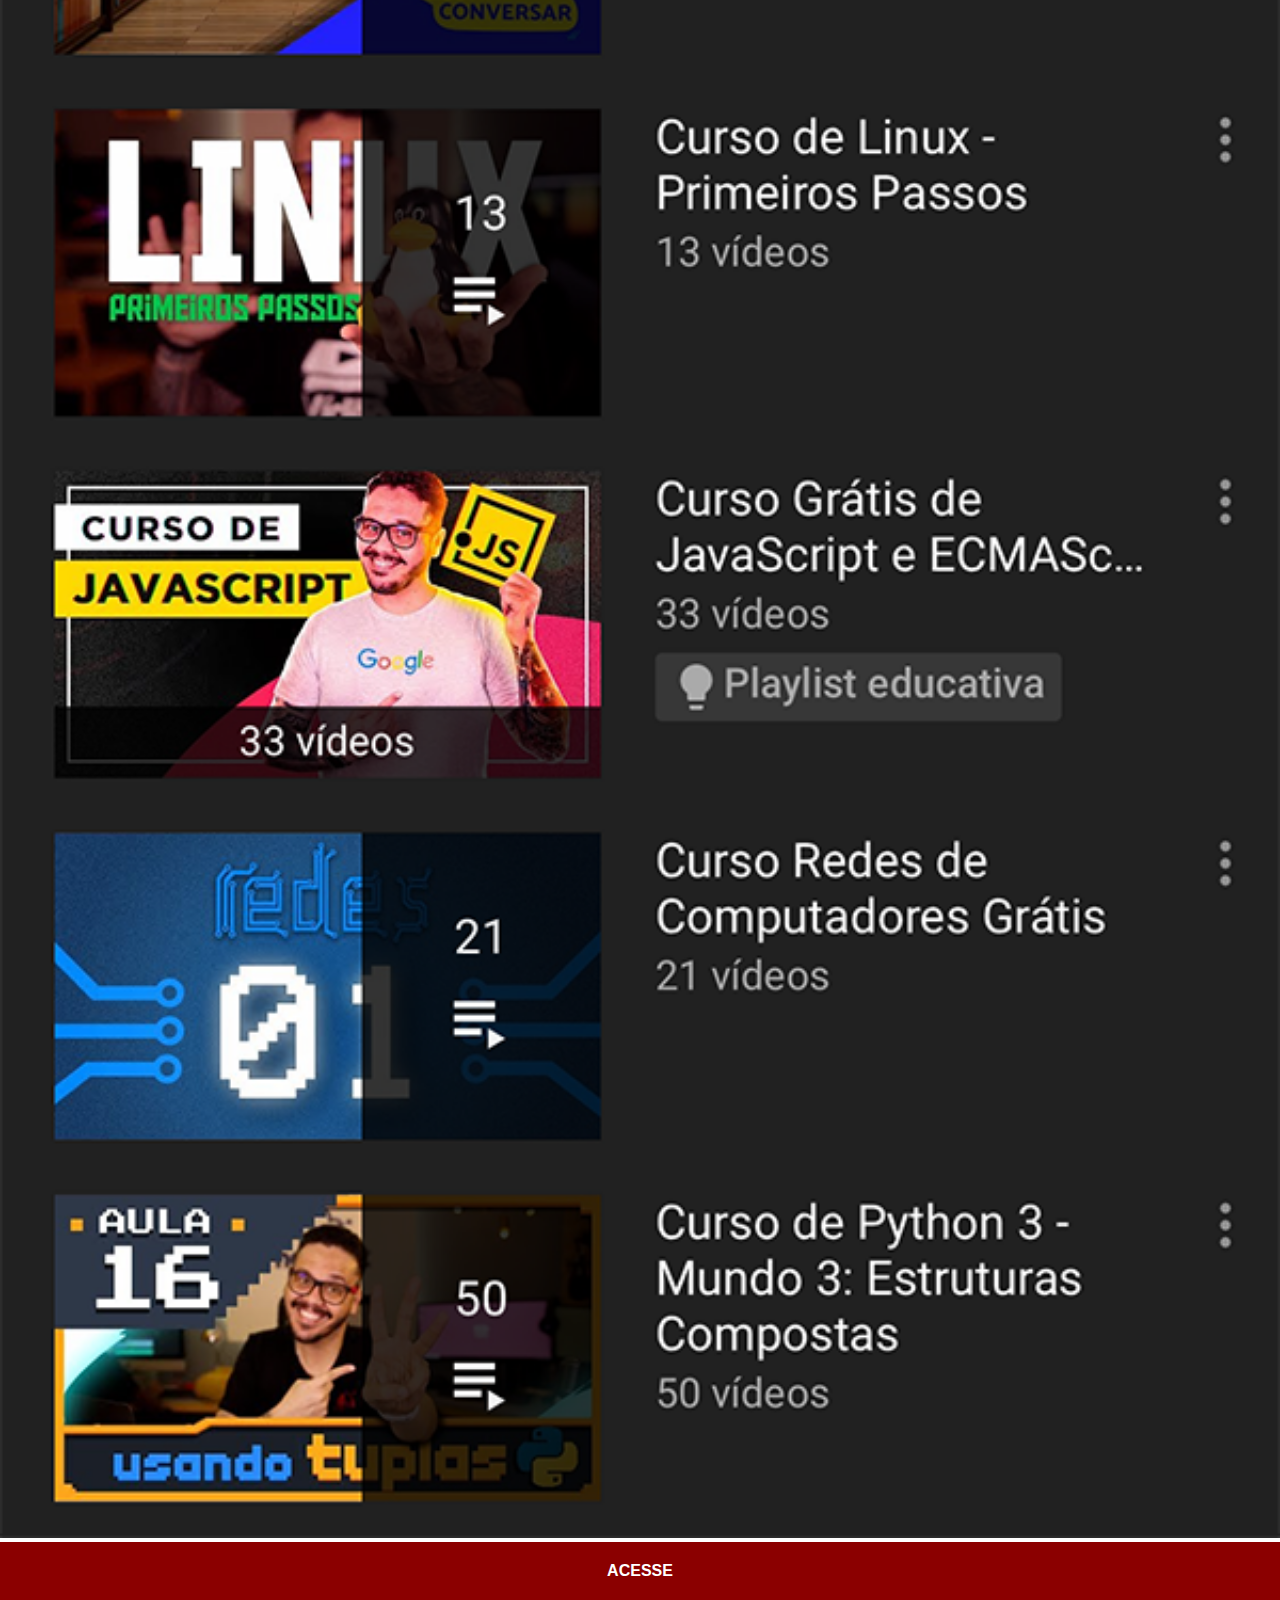
<file: youtube.html>
<!DOCTYPE html>
<html lang="pt-br">
<head>
    <meta charset="UTF-8">
    <meta name="viewport" content="width=device-width, initial-scale=1.0">
    <title>Youtube</title>
    <link rel="stylesheet" href="social.css">
</head>
<body>
    <img src="imagens/tela-youtube.png" alt="Youtube">
    <a href="https://www.youtube.com/@CursoemVideo/playlists" target="_blank">ACESSE</a>
</body>
</html>
</file>
<file: style.css>
@charset

* {
    margin: 0px;
    padding: 0px;
    font-family: Arial, Helvetica, sans-serif;
}

    html, body {
        height: 100vh;
        width: 100vw;
        background-color: black;
    }

    body {
        background: url(./imagens/fundo-madeira.jpg) no-repeat top center;
        background-size: cover;
        background-attachment: fixed;
 
    }

    main {
        height: 100vh;
        position: relative;
        
    }

    section#telefone {
        position: absolute;
        top: 50%;
        left: 50%;
        transform: translate(-50%, -50%);

        height: 627px;
        width: 311px;
        background-color: blue;
        background: url('./imagens/frame-iphone.png');
    }

    iframe#tela {
        position: relative;
        top: 80px;
        left: 22px;
        width: 269px;
        height: 471px;
    }

    section#redes-sociais {
        text-align: right;
    }
    section#redes-sociais img {
        width: 50px;
        margin: 10px;
        border-radius: 50%;
        box-shadow:  2px 2px 5px rgba(0, 0, 0, 0.401);
        box-sizing: border-box;
    }

    section#redes-sociais img:hover {
        border:  2px solid white;
    }
</file>
<file: social.css>
@charset "UTF-8";

* {
    margin: 0px;
    padding: 0px;
    font-family: Arial, Helvetica, sans-serif;
}

::-webkit-scrollbar {
    width: 0px;
    height: 0px;
} 

img {
    width: 100vw;
}

a {
    display: block;
    background-color: darkred;
    color: white;
    padding: 20px;
    text-align: center;
    font-weight: bolder;
    text-decoration: none;
}

a:hover {
    background-color: red;
}
</file>
